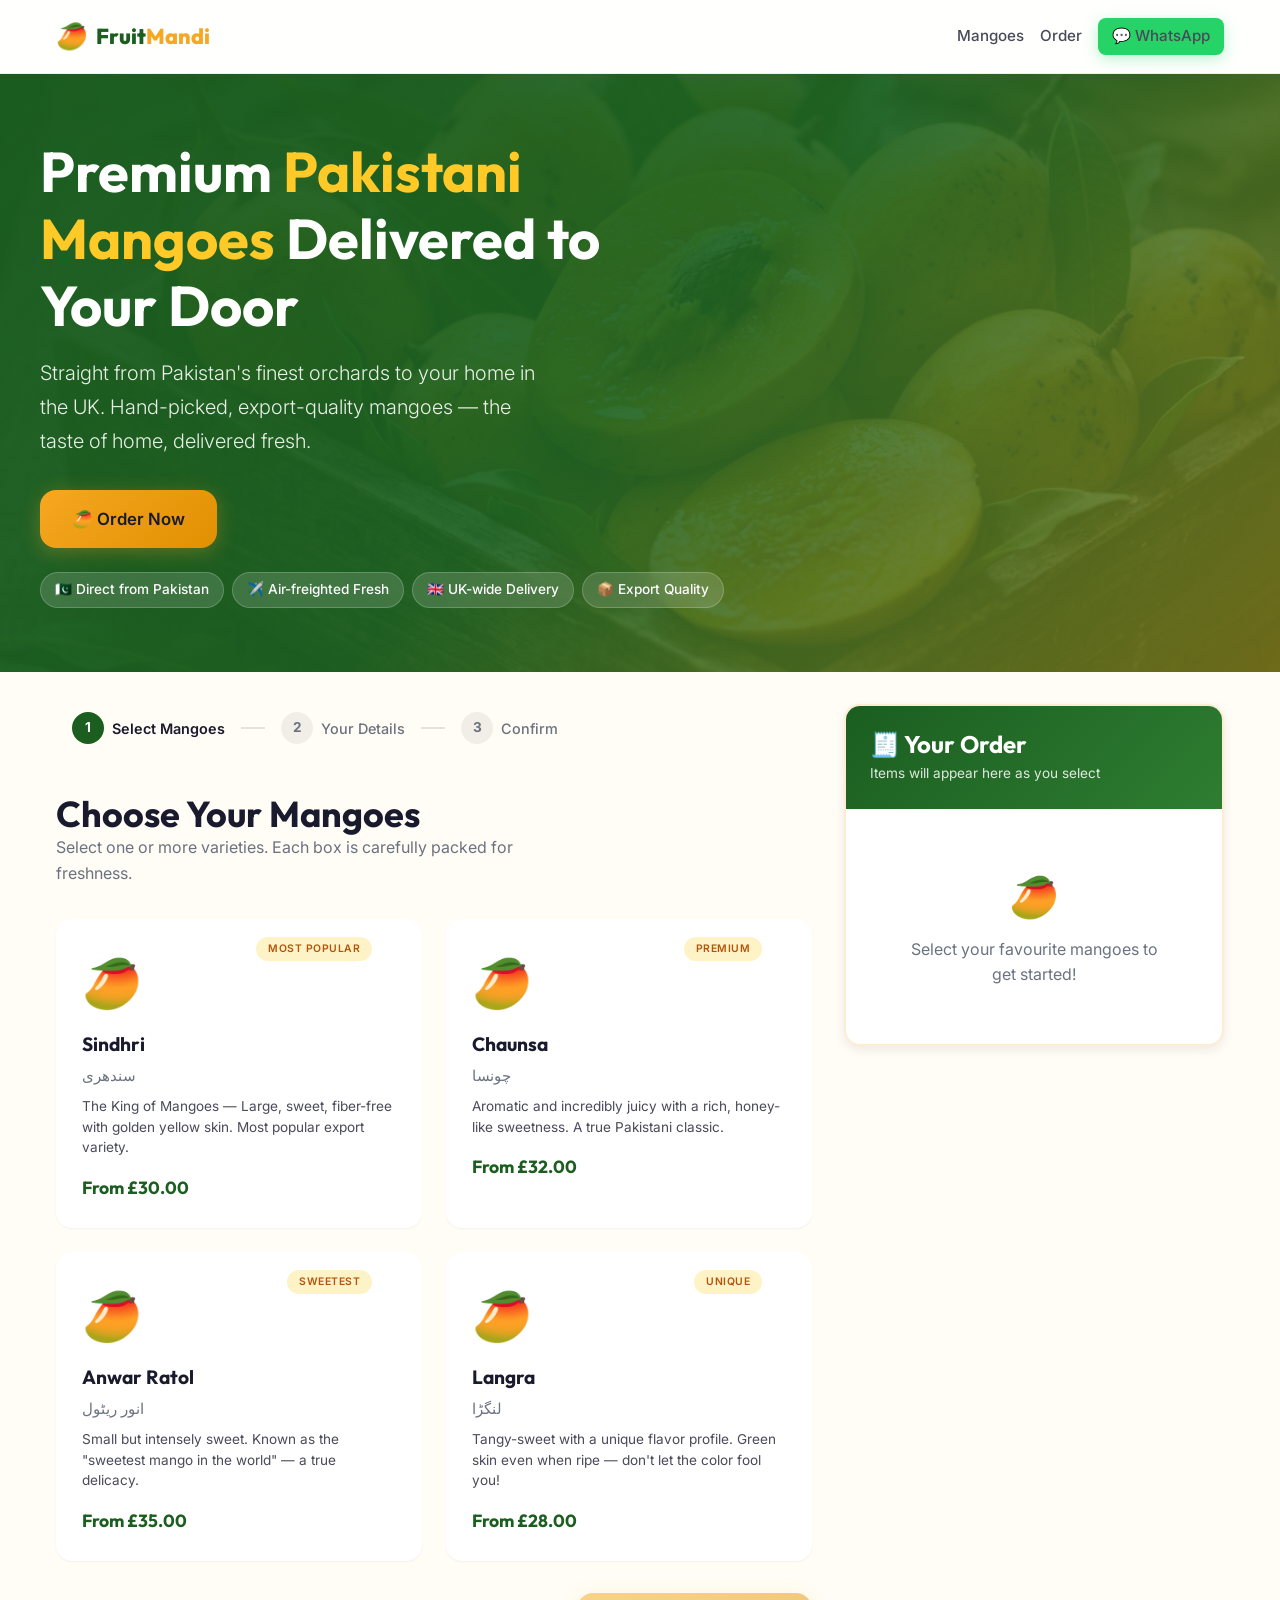
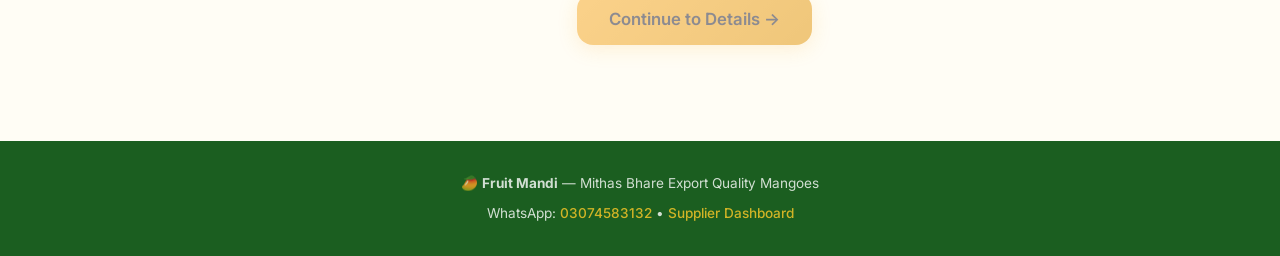
<file: index.html>
<!DOCTYPE html>
<html lang="en" dir="ltr">
<head>
  <meta charset="UTF-8">
  <meta name="viewport" content="width=device-width, initial-scale=1.0">
  <title>Fruit Mandi — Fresh Pakistani Mangoes Delivered to Your Door in the UK</title>
  <meta name="description" content="Order premium Pakistani mangoes — Sindhri, Chaunsa, Anwar Ratol, Langra — delivered fresh to your door across the UK. Direct from Pakistan's finest orchards.">
  <meta name="keywords" content="Pakistani mangoes UK, Sindhri mango, Chaunsa mango, mango delivery UK, Fruit Mandi, fresh mangoes Glasgow, desi mangoes">
  <link rel="stylesheet" href="css/styles.css">
  <link rel="icon" href="data:image/svg+xml,<svg xmlns='http://www.w3.org/2000/svg' viewBox='0 0 100 100'><text y='.9em' font-size='90'>🥭</text></svg>">
</head>
<body>

  <!-- ── Navigation ── -->
  <nav class="navbar" id="navbar">
    <div class="container">
      <a href="index.html" class="navbar-brand">
        <span class="brand-icon">🥭</span>
        <span>Fruit<span class="brand-highlight">Mandi</span></span>
      </a>
      <div class="navbar-links">
        <a href="#products">Mangoes</a>
        <a href="#order-form">Order</a>
        <a href="https://wa.me/4403074583132" target="_blank" class="btn btn-whatsapp btn-sm">
          💬 WhatsApp
        </a>
      </div>
    </div>
  </nav>

  <!-- ── Hero Section ── -->
  <section class="hero" id="hero">
    <div class="hero-bg">
      <img src="assets/hero.png" alt="Fresh Pakistani Mangoes">
    </div>
    <div class="hero-overlay"></div>
    <div class="hero-content container">
      <h1>Premium <span class="gold">Pakistani Mangoes</span> Delivered to Your Door</h1>
      <p class="hero-subtitle">
        Straight from Pakistan's finest orchards to your home in the UK. 
        Hand-picked, export-quality mangoes — the taste of home, delivered fresh.
      </p>
      <a href="#products" class="btn btn-primary btn-lg">
        🥭 Order Now
      </a>
      <div class="hero-badges">
        <span class="hero-badge">🇵🇰 Direct from Pakistan</span>
        <span class="hero-badge">✈️ Air-freighted Fresh</span>
        <span class="hero-badge">🇬🇧 UK-wide Delivery</span>
        <span class="hero-badge">📦 Export Quality</span>
      </div>
    </div>
  </section>

  <!-- ── Main Content ── -->
  <main class="container">
    <div class="order-page-layout">

      <!-- ── Left Column: Products + Form ── -->
      <div class="order-main">

        <!-- Step Indicator -->
        <div class="steps" id="step-indicator">
          <div class="step active" data-step="1">
            <span class="step-number">1</span>
            <span class="step-label">Select Mangoes</span>
          </div>
          <div class="step-divider"></div>
          <div class="step" data-step="2">
            <span class="step-number">2</span>
            <span class="step-label">Your Details</span>
          </div>
          <div class="step-divider"></div>
          <div class="step" data-step="3">
            <span class="step-number">3</span>
            <span class="step-label">Confirm</span>
          </div>
        </div>

        <!-- ── Step 1: Select Mangoes ── -->
        <section id="step-1-content">
          <h2 id="products">Choose Your Mangoes</h2>
          <p class="section-subtitle" style="text-align:left; margin-left:0;">
            Select one or more varieties. Each box is carefully packed for freshness.
          </p>

          <div class="grid-2" id="product-grid">
            <!-- Rendered by JS -->
          </div>

          <!-- Selected product configs -->
          <div id="product-configs" class="mt-lg">
            <!-- Rendered by JS when products are selected -->
          </div>

          <div class="mt-xl" style="display: flex; justify-content: flex-end;">
            <button class="btn btn-primary btn-lg" id="btn-to-step-2" disabled>
              Continue to Details →
            </button>
          </div>
        </section>

        <!-- ── Step 2: Customer Details ── -->
        <section id="step-2-content" class="hidden">
          <h2>Delivery Details</h2>
          <p class="section-subtitle" style="text-align:left; margin-left:0;">
            Where should we deliver your mangoes?
          </p>

          <form id="customer-form" novalidate>
            <div class="form-row">
              <div class="form-group">
                <label class="form-label" for="customer-name">
                  Full Name <span class="required">*</span>
                </label>
                <input type="text" id="customer-name" class="form-input"
                       placeholder="e.g. Ahmed Khan" required>
                <div class="form-error">Please enter your full name</div>
              </div>
              <div class="form-group">
                <label class="form-label" for="customer-phone">
                  Phone Number <span class="required">*</span>
                </label>
                <input type="tel" id="customer-phone" class="form-input"
                       placeholder="e.g. 07412 345678" required>
                <div class="form-error">Please enter a valid UK phone number</div>
              </div>
            </div>

            <div class="form-group">
              <label class="form-label" for="customer-address">
                Delivery Address <span class="required">*</span>
              </label>
              <input type="text" id="customer-address" class="form-input"
                     placeholder="e.g. 24 Victoria Road" required>
              <div class="form-error">Please enter your delivery address</div>
            </div>

            <div class="form-row">
              <div class="form-group">
                <label class="form-label" for="customer-city">
                  City <span class="required">*</span>
                </label>
                <input type="text" id="customer-city" class="form-input"
                       placeholder="e.g. Glasgow" required>
                <div class="form-error">Please enter your city</div>
              </div>
              <div class="form-group">
                <label class="form-label" for="customer-postcode">
                  Postcode <span class="required">*</span>
                </label>
                <input type="text" id="customer-postcode" class="form-input"
                       placeholder="e.g. G42 8YL" required>
                <div class="form-error">Please enter your postcode</div>
              </div>
            </div>

            <div class="form-group">
              <label class="form-label" for="customer-notes">
                Special Instructions (optional)
              </label>
              <textarea id="customer-notes" class="form-input"
                        placeholder="e.g. Ring the bell twice, leave at the door, etc."></textarea>
            </div>

            <div class="flex gap-md" style="justify-content: space-between;">
              <button type="button" class="btn btn-secondary" id="btn-back-to-1">
                ← Back
              </button>
              <button type="submit" class="btn btn-primary btn-lg">
                Review Order →
              </button>
            </div>
          </form>
        </section>

        <!-- ── Step 3: Confirmation ── -->
        <section id="step-3-content" class="hidden">
          <div class="confirmation" id="confirmation-screen">
            <!-- Rendered by JS after order placement -->
          </div>
        </section>

      </div>

      <!-- ── Right Column: Order Summary (Sticky) ── -->
      <div class="order-summary-sticky" id="order-summary-wrapper">
        <div class="order-summary" id="order-summary">
          <div class="order-summary-header">
            <h3>🧾 Your Order</h3>
            <p>Items will appear here as you select</p>
          </div>
          <div class="order-summary-body" id="order-summary-body">
            <div class="order-summary-empty">
              <span class="empty-icon">🥭</span>
              <p>Select your favourite mangoes to get started!</p>
            </div>
          </div>
        </div>
      </div>

    </div>
  </main>

  <!-- ── Footer ── -->
  <footer class="footer">
    <div class="container">
      <p>🥭 <strong>Fruit Mandi</strong> — Mithas Bhare Export Quality Mangoes</p>
      <p class="mt-sm">
        WhatsApp: <a href="https://wa.me/4403074583132">03074583132</a> •
        <a href="dashboard.html">Supplier Dashboard</a>
      </p>
    </div>
  </footer>

  <script src="js/storage.js"></script>
  <script src="js/order.js"></script>
</body>
</html>
</file>
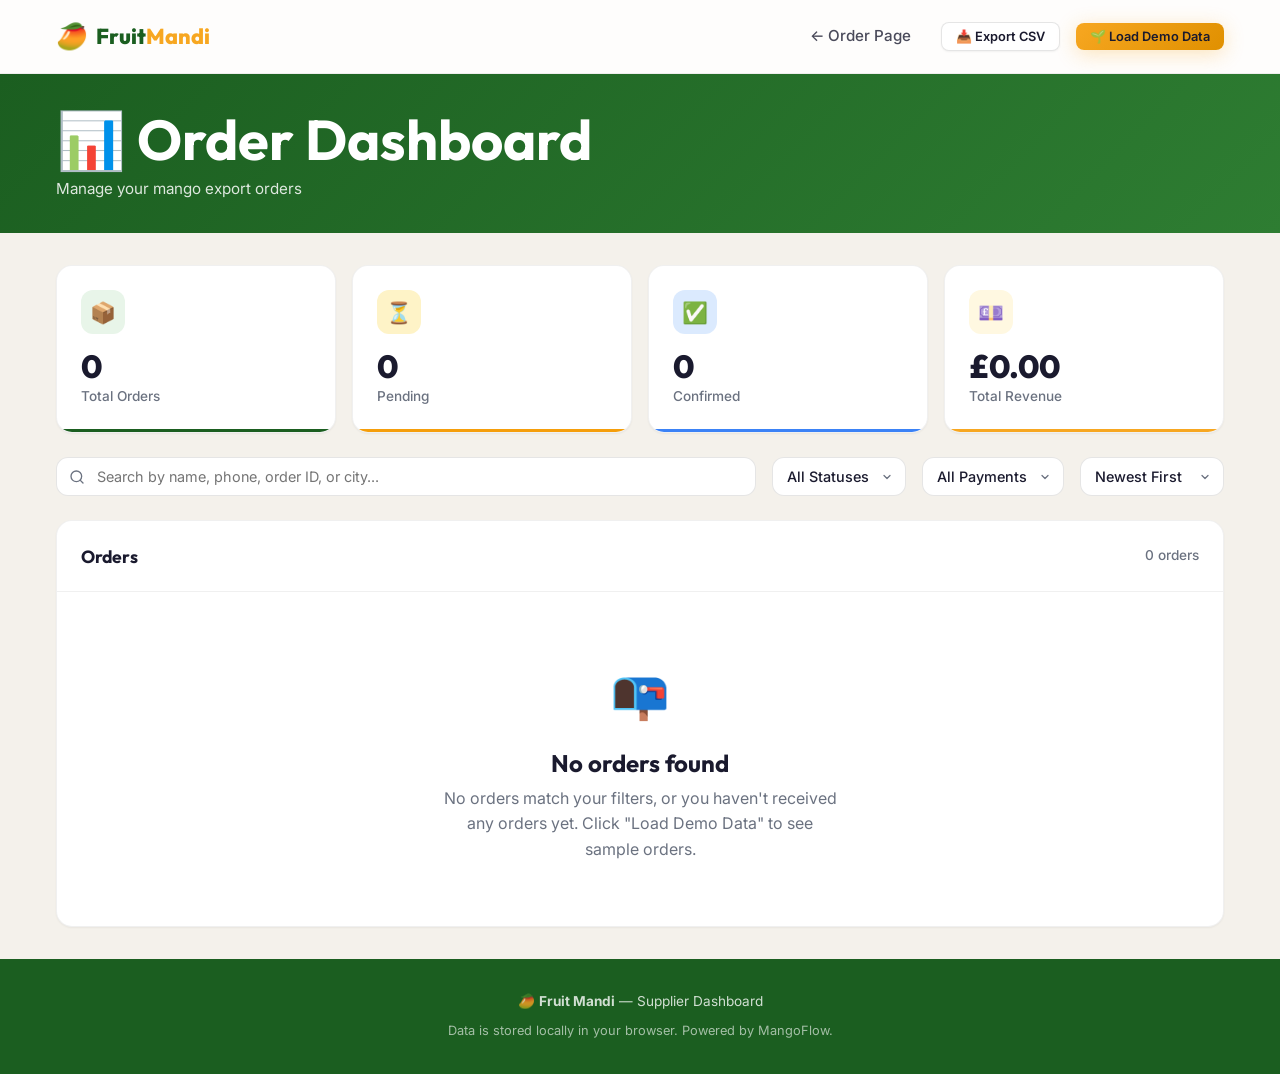
<file: dashboard.html>
<!DOCTYPE html>
<html lang="en" dir="ltr">
<head>
  <meta charset="UTF-8">
  <meta name="viewport" content="width=device-width, initial-scale=1.0">
  <title>Fruit Mandi — Supplier Dashboard</title>
  <meta name="description" content="Manage your mango export orders. Track orders, update statuses, and export data.">
  <link rel="stylesheet" href="css/styles.css">
  <link rel="icon" href="data:image/svg+xml,<svg xmlns='http://www.w3.org/2000/svg' viewBox='0 0 100 100'><text y='.9em' font-size='90'>🥭</text></svg>">
  <style>
    body { background: var(--bg-dashboard); }
  </style>
</head>
<body>

  <!-- ── Navigation ── -->
  <nav class="navbar" id="navbar">
    <div class="container">
      <a href="index.html" class="navbar-brand">
        <span class="brand-icon">🥭</span>
        <span>Fruit<span class="brand-highlight">Mandi</span></span>
      </a>
      <div class="navbar-links">
        <a href="index.html" class="btn btn-ghost btn-sm">← Order Page</a>
        <button class="btn btn-secondary btn-sm" id="btn-export-csv">
          📥 Export CSV
        </button>
        <button class="btn btn-primary btn-sm" id="btn-seed-data">
          🌱 Load Demo Data
        </button>
      </div>
    </div>
  </nav>

  <!-- ── Dashboard Header ── -->
  <div class="dashboard-header">
    <div class="container">
      <h1>📊 Order Dashboard</h1>
      <p>Manage your mango export orders</p>
    </div>
  </div>

  <!-- ── Main Content ── -->
  <main class="container">

    <!-- ── Stats Cards ── -->
    <div class="grid-4 mb-lg" id="stats-grid">
      <div class="stat-card stat-total animate-in animate-delay-1">
        <div class="stat-icon">📦</div>
        <div class="stat-value" id="stat-total">0</div>
        <div class="stat-label">Total Orders</div>
      </div>
      <div class="stat-card stat-pending animate-in animate-delay-2">
        <div class="stat-icon">⏳</div>
        <div class="stat-value" id="stat-pending">0</div>
        <div class="stat-label">Pending</div>
      </div>
      <div class="stat-card stat-confirmed animate-in animate-delay-3">
        <div class="stat-icon">✅</div>
        <div class="stat-value" id="stat-confirmed">0</div>
        <div class="stat-label">Confirmed</div>
      </div>
      <div class="stat-card stat-revenue animate-in animate-delay-4">
        <div class="stat-icon">💷</div>
        <div class="stat-value" id="stat-revenue">£0</div>
        <div class="stat-label">Total Revenue</div>
      </div>
    </div>

    <!-- ── Filters ── -->
    <div class="filter-bar animate-in">
      <input type="text" class="search-input" id="search-input"
             placeholder="Search by name, phone, order ID, or city...">
      <select class="filter-select" id="filter-status">
        <option value="all">All Statuses</option>
        <option value="pending">Pending</option>
        <option value="confirmed">Confirmed</option>
        <option value="shipped">Shipped</option>
        <option value="delivered">Delivered</option>
        <option value="cancelled">Cancelled</option>
      </select>
      <select class="filter-select" id="filter-payment">
        <option value="all">All Payments</option>
        <option value="paid">Paid</option>
        <option value="unpaid">Unpaid</option>
      </select>
      <select class="filter-select" id="filter-sort">
        <option value="newest">Newest First</option>
        <option value="oldest">Oldest First</option>
        <option value="total-high">Highest Total</option>
        <option value="total-low">Lowest Total</option>
      </select>
    </div>

    <!-- ── Orders Table ── -->
    <div class="table-wrapper animate-in">
      <div class="table-header">
        <h3>Orders</h3>
        <span class="order-count" id="order-count">0 orders</span>
      </div>
      <div class="table-scroll">
        <table class="orders-table" id="orders-table">
          <thead>
            <tr>
              <th>Order ID</th>
              <th>Customer</th>
              <th class="hide-mobile">Items</th>
              <th>Total</th>
              <th>Status</th>
              <th class="hide-mobile">Payment</th>
              <th class="hide-mobile">Date</th>
              <th>Actions</th>
            </tr>
          </thead>
          <tbody id="orders-tbody">
            <!-- Rendered by JS -->
          </tbody>
        </table>
      </div>

      <!-- Empty State -->
      <div class="empty-state hidden" id="empty-state">
        <span class="empty-icon">📭</span>
        <h3>No orders found</h3>
        <p>No orders match your filters, or you haven't received any orders yet. Click "Load Demo Data" to see sample orders.</p>
      </div>
    </div>

  </main>

  <!-- ── Order Detail Modal ── -->
  <div class="modal-backdrop" id="order-modal">
    <div class="modal">
      <div class="modal-header">
        <h3 id="modal-title">Order Details</h3>
        <button class="btn-icon" id="modal-close">✕</button>
      </div>
      <div class="modal-body" id="modal-body">
        <!-- Rendered by JS -->
      </div>
      <div class="modal-footer" id="modal-footer">
        <!-- Rendered by JS -->
      </div>
    </div>
  </div>

  <!-- ── Footer ── -->
  <footer class="footer" style="margin-top: var(--space-xl);">
    <div class="container">
      <p>🥭 <strong>Fruit Mandi</strong> — Supplier Dashboard</p>
      <p class="mt-sm" style="font-size: 0.8rem; opacity: 0.6;">
        Data is stored locally in your browser. Powered by MangoFlow.
      </p>
    </div>
  </footer>

  <script src="js/storage.js"></script>
  <script src="js/dashboard.js"></script>
</body>
</html>
</file>
<file: css/styles.css>
/* ============================================
   MangoFlow — Design System
   Premium Pakistani Mango Export Ordering
   ============================================ */

/* Google Fonts */
@import url('https://fonts.googleapis.com/css2?family=Inter:wght@300;400;500;600;700&family=Outfit:wght@400;500;600;700;800&display=swap');

/* ── CSS Reset ── */
*, *::before, *::after {
  box-sizing: border-box;
  margin: 0;
  padding: 0;
}

html {
  scroll-behavior: smooth;
  -webkit-font-smoothing: antialiased;
  -moz-osx-font-smoothing: grayscale;
}

body {
  font-family: 'Inter', -apple-system, BlinkMacSystemFont, sans-serif;
  font-size: 16px;
  line-height: 1.6;
  color: var(--text);
  background: var(--bg);
  min-height: 100vh;
}

img { max-width: 100%; display: block; }
a { text-decoration: none; color: inherit; }
button { cursor: pointer; border: none; font-family: inherit; }
input, select, textarea { font-family: inherit; font-size: inherit; }
ul, ol { list-style: none; }

/* ── Design Tokens ── */
:root {
  /* Primary palette — Mango & Pakistan inspired */
  --gold: #F7A721;
  --gold-light: #FFCA28;
  --gold-dark: #E09000;
  --green-deep: #1B5E20;
  --green-mid: #2E7D32;
  --green-light: #4CAF50;
  --green-pale: #E8F5E9;

  /* Neutrals */
  --cream: #FFF8E1;
  --cream-dark: #FFF3CD;
  --surface: #FFFFFF;
  --surface-raised: #FAFAFA;
  --bg: #FFFDF5;
  --bg-dashboard: #F4F1EB;

  /* Text */
  --text: #1A1A2E;
  --text-secondary: #4A4A5A;
  --text-muted: #6B7280;
  --text-light: #9CA3AF;
  --text-on-dark: #FFFFFF;
  --text-on-gold: #1A1A2E;

  /* Semantic */
  --success: #22C55E;
  --success-bg: #DCFCE7;
  --warning: #F59E0B;
  --warning-bg: #FEF3C7;
  --danger: #EF4444;
  --danger-bg: #FEE2E2;
  --info: #3B82F6;
  --info-bg: #DBEAFE;

  /* Shadows */
  --shadow-sm: 0 1px 2px rgba(0, 0, 0, 0.05);
  --shadow-md: 0 4px 12px rgba(0, 0, 0, 0.08);
  --shadow-lg: 0 8px 30px rgba(0, 0, 0, 0.12);
  --shadow-xl: 0 20px 60px rgba(0, 0, 0, 0.15);
  --shadow-gold: 0 4px 20px rgba(247, 167, 33, 0.3);
  --shadow-green: 0 4px 20px rgba(27, 94, 32, 0.2);

  /* Borders */
  --radius-sm: 8px;
  --radius-md: 12px;
  --radius-lg: 16px;
  --radius-xl: 24px;
  --radius-full: 9999px;

  /* Spacing */
  --space-xs: 4px;
  --space-sm: 8px;
  --space-md: 16px;
  --space-lg: 24px;
  --space-xl: 32px;
  --space-2xl: 48px;
  --space-3xl: 64px;

  /* Transitions */
  --transition-fast: 150ms ease;
  --transition-base: 250ms ease;
  --transition-slow: 400ms cubic-bezier(0.4, 0, 0.2, 1);

  /* Z-index scale */
  --z-base: 1;
  --z-dropdown: 100;
  --z-sticky: 200;
  --z-modal: 500;
  --z-toast: 1000;
}

/* ── Typography ── */
h1, h2, h3, h4, h5, h6 {
  font-family: 'Outfit', sans-serif;
  font-weight: 700;
  line-height: 1.2;
  color: var(--text);
}

h1 { font-size: clamp(2rem, 5vw, 3.5rem); }
h2 { font-size: clamp(1.5rem, 3.5vw, 2.25rem); }
h3 { font-size: clamp(1.2rem, 2.5vw, 1.5rem); }
h4 { font-size: 1.125rem; }

.text-gradient {
  background: linear-gradient(135deg, var(--gold), var(--gold-dark));
  -webkit-background-clip: text;
  -webkit-text-fill-color: transparent;
  background-clip: text;
}

.text-green-gradient {
  background: linear-gradient(135deg, var(--green-deep), var(--green-light));
  -webkit-background-clip: text;
  -webkit-text-fill-color: transparent;
  background-clip: text;
}

/* ── Layout ── */
.container {
  width: 100%;
  max-width: 1200px;
  margin: 0 auto;
  padding: 0 var(--space-md);
}

.container-narrow {
  max-width: 800px;
  margin: 0 auto;
  padding: 0 var(--space-md);
}

.grid-2 {
  display: grid;
  grid-template-columns: 1fr;
  gap: var(--space-lg);
}

.grid-3 {
  display: grid;
  grid-template-columns: 1fr;
  gap: var(--space-lg);
}

.grid-4 {
  display: grid;
  grid-template-columns: 1fr 1fr;
  gap: var(--space-md);
}

@media (min-width: 640px) {
  .grid-2 { grid-template-columns: repeat(2, 1fr); }
  .grid-3 { grid-template-columns: repeat(2, 1fr); }
}

@media (min-width: 768px) {
  .grid-3 { grid-template-columns: repeat(3, 1fr); }
  .grid-4 { grid-template-columns: repeat(4, 1fr); }
}

.flex { display: flex; }
.flex-col { flex-direction: column; }
.flex-wrap { flex-wrap: wrap; }
.items-center { align-items: center; }
.justify-between { justify-content: space-between; }
.justify-center { justify-content: center; }
.gap-sm { gap: var(--space-sm); }
.gap-md { gap: var(--space-md); }
.gap-lg { gap: var(--space-lg); }

/* ── Navigation / Header ── */
.navbar {
  background: rgba(255, 255, 255, 0.85);
  backdrop-filter: blur(20px);
  -webkit-backdrop-filter: blur(20px);
  border-bottom: 1px solid rgba(0, 0, 0, 0.06);
  position: sticky;
  top: 0;
  z-index: var(--z-sticky);
  padding: var(--space-md) 0;
  transition: box-shadow var(--transition-base);
}

.navbar.scrolled {
  box-shadow: var(--shadow-md);
}

.navbar .container {
  display: flex;
  align-items: center;
  justify-content: space-between;
}

.navbar-brand {
  display: flex;
  align-items: center;
  gap: var(--space-sm);
  font-family: 'Outfit', sans-serif;
  font-weight: 800;
  font-size: 1.35rem;
  color: var(--green-deep);
}

.navbar-brand .brand-icon {
  font-size: 1.6rem;
}

.navbar-brand .brand-highlight {
  color: var(--gold);
}

.navbar-links {
  display: flex;
  align-items: center;
  gap: var(--space-md);
}

.navbar-links a {
  font-weight: 500;
  color: var(--text-secondary);
  transition: color var(--transition-fast);
  font-size: 0.95rem;
}

.navbar-links a:hover {
  color: var(--green-deep);
}

/* ── Hero Section ── */
.hero {
  position: relative;
  min-height: 420px;
  display: flex;
  align-items: center;
  overflow: hidden;
  background: linear-gradient(135deg, #1B5E20 0%, #2E7D32 50%, #1B5E20 100%);
}

.hero-bg {
  position: absolute;
  inset: 0;
  z-index: 0;
}

.hero-bg img {
  width: 100%;
  height: 100%;
  object-fit: cover;
  opacity: 0.3;
}

.hero-overlay {
  position: absolute;
  inset: 0;
  background: linear-gradient(
    135deg,
    rgba(27, 94, 32, 0.92) 0%,
    rgba(27, 94, 32, 0.75) 50%,
    rgba(247, 167, 33, 0.4) 100%
  );
  z-index: 1;
}

.hero-content {
  position: relative;
  z-index: 2;
  padding: var(--space-3xl) 0;
  color: var(--text-on-dark);
}

.hero-content h1 {
  color: var(--text-on-dark);
  margin-bottom: var(--space-md);
  font-size: clamp(2rem, 6vw, 3.5rem);
  max-width: 600px;
}

.hero-content h1 .gold {
  color: var(--gold-light);
}

.hero-subtitle {
  font-size: clamp(1rem, 2.5vw, 1.25rem);
  opacity: 0.9;
  max-width: 500px;
  margin-bottom: var(--space-xl);
  font-weight: 300;
  line-height: 1.7;
}

.hero-badges {
  display: flex;
  flex-wrap: wrap;
  gap: var(--space-sm);
  margin-top: var(--space-lg);
}

.hero-badge {
  display: inline-flex;
  align-items: center;
  gap: 6px;
  padding: 6px 14px;
  background: rgba(255, 255, 255, 0.15);
  backdrop-filter: blur(10px);
  border-radius: var(--radius-full);
  font-size: 0.85rem;
  font-weight: 500;
  color: var(--text-on-dark);
  border: 1px solid rgba(255, 255, 255, 0.2);
}

/* ── Buttons ── */
.btn {
  display: inline-flex;
  align-items: center;
  justify-content: center;
  gap: var(--space-sm);
  padding: 12px 24px;
  font-size: 0.95rem;
  font-weight: 600;
  border-radius: var(--radius-md);
  transition: all var(--transition-base);
  white-space: nowrap;
  position: relative;
  overflow: hidden;
}

.btn-primary {
  background: linear-gradient(135deg, var(--gold), var(--gold-dark));
  color: var(--text-on-gold);
  box-shadow: var(--shadow-gold);
}

.btn-primary:hover {
  transform: translateY(-2px);
  box-shadow: 0 6px 25px rgba(247, 167, 33, 0.45);
}

.btn-primary:active {
  transform: translateY(0);
}

.btn-secondary {
  background: var(--surface);
  color: var(--text);
  border: 1.5px solid rgba(0, 0, 0, 0.1);
  box-shadow: var(--shadow-sm);
}

.btn-secondary:hover {
  border-color: var(--gold);
  background: var(--cream);
  transform: translateY(-1px);
  box-shadow: var(--shadow-md);
}

.btn-green {
  background: linear-gradient(135deg, var(--green-deep), var(--green-mid));
  color: var(--text-on-dark);
  box-shadow: var(--shadow-green);
}

.btn-green:hover {
  transform: translateY(-2px);
  box-shadow: 0 6px 25px rgba(27, 94, 32, 0.35);
}

.btn-danger {
  background: var(--danger);
  color: white;
}

.btn-danger:hover {
  background: #DC2626;
  transform: translateY(-1px);
}

.btn-ghost {
  background: transparent;
  color: var(--text-secondary);
  padding: 8px 12px;
}

.btn-ghost:hover {
  background: rgba(0, 0, 0, 0.04);
  color: var(--text);
}

.btn-sm {
  padding: 6px 14px;
  font-size: 0.8rem;
  border-radius: var(--radius-sm);
}

.btn-lg {
  padding: 16px 32px;
  font-size: 1.05rem;
  border-radius: var(--radius-lg);
}

.btn-icon {
  padding: 8px;
  border-radius: var(--radius-sm);
  background: transparent;
  color: var(--text-muted);
  transition: all var(--transition-fast);
}

.btn-icon:hover {
  background: rgba(0, 0, 0, 0.05);
  color: var(--text);
}

.btn-whatsapp {
  background: #25D366;
  color: white;
  box-shadow: 0 4px 15px rgba(37, 211, 102, 0.3);
}

.btn-whatsapp:hover {
  background: #1DA851;
  transform: translateY(-2px);
  box-shadow: 0 6px 20px rgba(37, 211, 102, 0.4);
}

.btn:disabled {
  opacity: 0.5;
  cursor: not-allowed;
  transform: none !important;
}

/* ── Cards ── */
.card {
  background: var(--surface);
  border-radius: var(--radius-lg);
  border: 1px solid rgba(0, 0, 0, 0.06);
  box-shadow: var(--shadow-sm);
  transition: all var(--transition-base);
  overflow: hidden;
}

.card:hover {
  box-shadow: var(--shadow-md);
}

.card-body {
  padding: var(--space-lg);
}

.card-elevated {
  box-shadow: var(--shadow-md);
}

.card-elevated:hover {
  box-shadow: var(--shadow-lg);
  transform: translateY(-4px);
}

/* ── Mango Product Cards ── */
.mango-card {
  background: var(--surface);
  border-radius: var(--radius-lg);
  border: 2px solid transparent;
  box-shadow: var(--shadow-sm);
  padding: var(--space-lg);
  cursor: pointer;
  transition: all var(--transition-base);
  position: relative;
  overflow: hidden;
}

.mango-card::before {
  content: '';
  position: absolute;
  top: 0;
  left: 0;
  right: 0;
  height: 4px;
  background: linear-gradient(90deg, var(--gold), var(--gold-light));
  opacity: 0;
  transition: opacity var(--transition-base);
}

.mango-card:hover {
  border-color: var(--gold);
  box-shadow: var(--shadow-gold);
  transform: translateY(-4px);
}

.mango-card:hover::before {
  opacity: 1;
}

.mango-card.selected {
  border-color: var(--green-deep);
  box-shadow: var(--shadow-green);
  background: var(--green-pale);
}

.mango-card.selected::before {
  background: linear-gradient(90deg, var(--green-deep), var(--green-light));
  opacity: 1;
}

.mango-card .mango-emoji {
  font-size: 3rem;
  margin-bottom: var(--space-sm);
  display: block;
}

.mango-card .mango-name {
  font-family: 'Outfit', sans-serif;
  font-size: 1.2rem;
  font-weight: 700;
  margin-bottom: 4px;
  color: var(--text);
}

.mango-card .mango-urdu {
  font-size: 0.95rem;
  color: var(--text-muted);
  margin-bottom: var(--space-sm);
}

.mango-card .mango-desc {
  font-size: 0.85rem;
  color: var(--text-secondary);
  line-height: 1.5;
  margin-bottom: var(--space-md);
}

.mango-card .mango-price {
  font-family: 'Outfit', sans-serif;
  font-size: 1.1rem;
  font-weight: 700;
  color: var(--green-deep);
}

.mango-card .check-icon {
  position: absolute;
  top: var(--space-md);
  right: var(--space-md);
  width: 28px;
  height: 28px;
  border-radius: 50%;
  background: var(--green-deep);
  color: white;
  display: none;
  align-items: center;
  justify-content: center;
  font-size: 0.85rem;
  font-weight: bold;
}

.mango-card.selected .check-icon {
  display: flex;
}

/* ── Box Size Selector ── */
.box-selector {
  display: flex;
  gap: var(--space-sm);
}

.box-option {
  flex: 1;
  padding: var(--space-md);
  border: 2px solid rgba(0, 0, 0, 0.08);
  border-radius: var(--radius-md);
  text-align: center;
  cursor: pointer;
  transition: all var(--transition-base);
  background: var(--surface);
}

.box-option:hover {
  border-color: var(--gold);
}

.box-option.selected {
  border-color: var(--green-deep);
  background: var(--green-pale);
}

.box-option .box-weight {
  font-family: 'Outfit', sans-serif;
  font-weight: 700;
  font-size: 1.1rem;
  color: var(--text);
}

.box-option .box-price {
  font-size: 0.9rem;
  color: var(--green-deep);
  font-weight: 600;
  margin-top: 2px;
}

.box-option .box-count {
  font-size: 0.8rem;
  color: var(--text-muted);
  margin-top: 2px;
}

/* ── Quantity Control ── */
.quantity-control {
  display: inline-flex;
  align-items: center;
  gap: 0;
  border: 1.5px solid rgba(0, 0, 0, 0.1);
  border-radius: var(--radius-md);
  overflow: hidden;
  background: var(--surface);
}

.quantity-control button {
  width: 40px;
  height: 40px;
  display: flex;
  align-items: center;
  justify-content: center;
  background: transparent;
  color: var(--text);
  font-size: 1.2rem;
  font-weight: 600;
  transition: all var(--transition-fast);
}

.quantity-control button:hover {
  background: var(--cream);
  color: var(--gold-dark);
}

.quantity-control .qty-value {
  width: 48px;
  text-align: center;
  font-weight: 700;
  font-family: 'Outfit', sans-serif;
  font-size: 1.05rem;
  border-left: 1.5px solid rgba(0, 0, 0, 0.1);
  border-right: 1.5px solid rgba(0, 0, 0, 0.1);
  padding: 8px 0;
}

/* ── Form Inputs ── */
.form-group {
  margin-bottom: var(--space-lg);
}

.form-label {
  display: block;
  margin-bottom: 6px;
  font-weight: 600;
  font-size: 0.9rem;
  color: var(--text);
}

.form-label .required {
  color: var(--danger);
  margin-left: 2px;
}

.form-input {
  width: 100%;
  padding: 12px 16px;
  border: 1.5px solid rgba(0, 0, 0, 0.12);
  border-radius: var(--radius-md);
  font-size: 0.95rem;
  color: var(--text);
  background: var(--surface);
  transition: all var(--transition-base);
  outline: none;
}

.form-input:hover {
  border-color: rgba(0, 0, 0, 0.2);
}

.form-input:focus {
  border-color: var(--gold);
  box-shadow: 0 0 0 3px rgba(247, 167, 33, 0.15);
}

.form-input.error {
  border-color: var(--danger);
  box-shadow: 0 0 0 3px rgba(239, 68, 68, 0.1);
}

.form-error {
  font-size: 0.8rem;
  color: var(--danger);
  margin-top: 4px;
  display: none;
}

.form-input.error + .form-error {
  display: block;
}

.form-hint {
  font-size: 0.8rem;
  color: var(--text-muted);
  margin-top: 4px;
}

textarea.form-input {
  resize: vertical;
  min-height: 80px;
}

.form-row {
  display: grid;
  grid-template-columns: 1fr;
  gap: var(--space-md);
}

@media (min-width: 640px) {
  .form-row { grid-template-columns: 1fr 1fr; }
}

/* ── Order Summary (Sticky Sidebar / Bottom) ── */
.order-summary {
  background: var(--surface);
  border-radius: var(--radius-lg);
  border: 2px solid rgba(247, 167, 33, 0.2);
  box-shadow: var(--shadow-md);
  overflow: hidden;
}

.order-summary-header {
  background: linear-gradient(135deg, var(--green-deep), var(--green-mid));
  padding: var(--space-lg);
  color: var(--text-on-dark);
}

.order-summary-header h3 {
  color: var(--text-on-dark);
  margin-bottom: 4px;
}

.order-summary-header p {
  font-size: 0.85rem;
  opacity: 0.85;
}

.order-summary-body {
  padding: var(--space-lg);
}

.order-summary-empty {
  text-align: center;
  padding: var(--space-xl);
  color: var(--text-muted);
}

.order-summary-empty .empty-icon {
  font-size: 2.5rem;
  margin-bottom: var(--space-sm);
  display: block;
}

.order-item {
  display: flex;
  justify-content: space-between;
  align-items: flex-start;
  padding: var(--space-md) 0;
  border-bottom: 1px solid rgba(0, 0, 0, 0.06);
}

.order-item:last-child {
  border-bottom: none;
}

.order-item-name {
  font-weight: 600;
  font-size: 0.9rem;
}

.order-item-details {
  font-size: 0.8rem;
  color: var(--text-muted);
  margin-top: 2px;
}

.order-item-price {
  font-weight: 700;
  font-family: 'Outfit', sans-serif;
  color: var(--green-deep);
  white-space: nowrap;
}

.order-item-remove {
  color: var(--danger);
  cursor: pointer;
  font-size: 0.75rem;
  margin-top: 4px;
  display: inline-block;
}

.order-item-remove:hover {
  text-decoration: underline;
}

.order-summary-footer {
  padding: var(--space-lg);
  border-top: 2px solid rgba(0, 0, 0, 0.06);
  background: var(--cream);
}

.order-total {
  display: flex;
  justify-content: space-between;
  align-items: center;
  margin-bottom: var(--space-md);
}

.order-total-label {
  font-weight: 600;
  font-size: 1.05rem;
}

.order-total-value {
  font-family: 'Outfit', sans-serif;
  font-weight: 800;
  font-size: 1.5rem;
  color: var(--green-deep);
}

/* ── Confirmation Screen ── */
.confirmation {
  text-align: center;
  padding: var(--space-3xl) var(--space-lg);
  max-width: 500px;
  margin: 0 auto;
}

.confirmation-icon {
  width: 80px;
  height: 80px;
  border-radius: 50%;
  background: var(--success-bg);
  color: var(--success);
  display: flex;
  align-items: center;
  justify-content: center;
  font-size: 2.5rem;
  margin: 0 auto var(--space-lg);
  animation: scaleIn 0.5s cubic-bezier(0.4, 0, 0.2, 1);
}

.confirmation h2 {
  margin-bottom: var(--space-sm);
  color: var(--green-deep);
}

.confirmation p {
  color: var(--text-secondary);
  margin-bottom: var(--space-lg);
}

.confirmation .order-id-box {
  display: inline-block;
  padding: var(--space-md) var(--space-xl);
  background: var(--cream);
  border: 2px dashed var(--gold);
  border-radius: var(--radius-md);
  font-family: 'Outfit', sans-serif;
  font-weight: 700;
  font-size: 1.3rem;
  color: var(--green-deep);
  margin-bottom: var(--space-xl);
}

.payment-info {
  background: var(--surface);
  border: 1px solid rgba(0, 0, 0, 0.08);
  border-radius: var(--radius-lg);
  padding: var(--space-lg);
  text-align: left;
  margin-bottom: var(--space-lg);
}

.payment-info h4 {
  margin-bottom: var(--space-md);
  display: flex;
  align-items: center;
  gap: var(--space-sm);
}

.payment-info .detail-row {
  display: flex;
  justify-content: space-between;
  padding: var(--space-sm) 0;
  border-bottom: 1px solid rgba(0, 0, 0, 0.04);
  font-size: 0.9rem;
}

.payment-info .detail-row:last-child {
  border-bottom: none;
}

.payment-info .detail-label {
  color: var(--text-muted);
}

.payment-info .detail-value {
  font-weight: 600;
}

/* ── Status Badges ── */
.badge {
  display: inline-flex;
  align-items: center;
  gap: 4px;
  padding: 4px 12px;
  border-radius: var(--radius-full);
  font-size: 0.75rem;
  font-weight: 600;
  text-transform: uppercase;
  letter-spacing: 0.5px;
}

.badge-pending {
  background: var(--warning-bg);
  color: #B45309;
}

.badge-confirmed {
  background: var(--info-bg);
  color: #1D4ED8;
}

.badge-shipped {
  background: #EDE9FE;
  color: #6D28D9;
}

.badge-delivered {
  background: var(--success-bg);
  color: #15803D;
}

.badge-cancelled {
  background: var(--danger-bg);
  color: #B91C1C;
}

.badge-paid {
  background: var(--success-bg);
  color: #15803D;
}

.badge-unpaid {
  background: var(--danger-bg);
  color: #B91C1C;
}

.badge-dot::before {
  content: '';
  width: 6px;
  height: 6px;
  border-radius: 50%;
  background: currentColor;
}

/* ── Dashboard Stats ── */
.stat-card {
  background: var(--surface);
  border-radius: var(--radius-lg);
  padding: var(--space-lg);
  border: 1px solid rgba(0, 0, 0, 0.06);
  box-shadow: var(--shadow-sm);
  position: relative;
  overflow: hidden;
  transition: all var(--transition-base);
}

.stat-card:hover {
  box-shadow: var(--shadow-md);
  transform: translateY(-2px);
}

.stat-card::after {
  content: '';
  position: absolute;
  bottom: 0;
  left: 0;
  right: 0;
  height: 3px;
}

.stat-card.stat-total::after { background: var(--green-deep); }
.stat-card.stat-pending::after { background: var(--warning); }
.stat-card.stat-confirmed::after { background: var(--info); }
.stat-card.stat-revenue::after { background: var(--gold); }

.stat-icon {
  width: 44px;
  height: 44px;
  border-radius: var(--radius-md);
  display: flex;
  align-items: center;
  justify-content: center;
  font-size: 1.3rem;
  margin-bottom: var(--space-md);
}

.stat-total .stat-icon { background: var(--green-pale); }
.stat-pending .stat-icon { background: var(--warning-bg); }
.stat-confirmed .stat-icon { background: var(--info-bg); }
.stat-revenue .stat-icon { background: var(--cream); }

.stat-value {
  font-family: 'Outfit', sans-serif;
  font-size: 2rem;
  font-weight: 800;
  color: var(--text);
  line-height: 1;
  margin-bottom: 4px;
}

.stat-label {
  font-size: 0.85rem;
  color: var(--text-muted);
  font-weight: 500;
}

/* ── Dashboard Header ── */
.dashboard-header {
  background: linear-gradient(135deg, var(--green-deep), var(--green-mid));
  padding: var(--space-xl) 0;
  color: var(--text-on-dark);
  margin-bottom: var(--space-xl);
}

.dashboard-header h1 {
  color: var(--text-on-dark);
  margin-bottom: var(--space-xs);
}

.dashboard-header p {
  opacity: 0.85;
  font-size: 0.95rem;
}

/* ── Filter Bar ── */
.filter-bar {
  display: flex;
  flex-wrap: wrap;
  gap: var(--space-md);
  margin-bottom: var(--space-lg);
  align-items: center;
}

.filter-bar .search-input {
  flex: 1;
  min-width: 200px;
  padding: 10px 16px 10px 40px;
  border: 1.5px solid rgba(0, 0, 0, 0.1);
  border-radius: var(--radius-md);
  font-size: 0.9rem;
  outline: none;
  transition: all var(--transition-base);
  background: var(--surface) url("data:image/svg+xml,%3Csvg xmlns='http://www.w3.org/2000/svg' width='16' height='16' viewBox='0 0 24 24' fill='none' stroke='%236B7280' stroke-width='2' stroke-linecap='round' stroke-linejoin='round'%3E%3Ccircle cx='11' cy='11' r='8'%3E%3C/circle%3E%3Cline x1='21' y1='21' x2='16.65' y2='16.65'%3E%3C/line%3E%3C/svg%3E") no-repeat 12px center;
}

.filter-bar .search-input:focus {
  border-color: var(--gold);
  box-shadow: 0 0 0 3px rgba(247, 167, 33, 0.15);
}

.filter-select {
  padding: 10px 36px 10px 14px;
  border: 1.5px solid rgba(0, 0, 0, 0.1);
  border-radius: var(--radius-md);
  font-size: 0.9rem;
  font-weight: 500;
  color: var(--text);
  background: var(--surface);
  cursor: pointer;
  outline: none;
  transition: all var(--transition-base);
  appearance: none;
  background-image: url("data:image/svg+xml,%3Csvg xmlns='http://www.w3.org/2000/svg' width='12' height='12' viewBox='0 0 24 24' fill='none' stroke='%236B7280' stroke-width='2.5' stroke-linecap='round' stroke-linejoin='round'%3E%3Cpolyline points='6 9 12 15 18 9'%3E%3C/polyline%3E%3C/svg%3E");
  background-repeat: no-repeat;
  background-position: right 12px center;
}

.filter-select:focus {
  border-color: var(--gold);
  box-shadow: 0 0 0 3px rgba(247, 167, 33, 0.15);
}

/* ── Orders Table ── */
.table-wrapper {
  background: var(--surface);
  border-radius: var(--radius-lg);
  border: 1px solid rgba(0, 0, 0, 0.06);
  box-shadow: var(--shadow-sm);
  overflow: hidden;
}

.table-header {
  display: flex;
  justify-content: space-between;
  align-items: center;
  padding: var(--space-lg);
  border-bottom: 1px solid rgba(0, 0, 0, 0.06);
}

.table-header h3 {
  font-size: 1.1rem;
}

.table-header .order-count {
  font-size: 0.85rem;
  color: var(--text-muted);
  font-weight: 500;
}

.orders-table {
  width: 100%;
  border-collapse: collapse;
}

.orders-table th {
  padding: var(--space-md) var(--space-lg);
  text-align: left;
  font-size: 0.75rem;
  font-weight: 700;
  text-transform: uppercase;
  letter-spacing: 0.5px;
  color: var(--text-muted);
  border-bottom: 1px solid rgba(0, 0, 0, 0.06);
  background: var(--surface-raised);
  white-space: nowrap;
}

.orders-table td {
  padding: var(--space-md) var(--space-lg);
  font-size: 0.9rem;
  border-bottom: 1px solid rgba(0, 0, 0, 0.04);
  vertical-align: middle;
}

.orders-table tr {
  transition: background var(--transition-fast);
}

.orders-table tbody tr:hover {
  background: rgba(247, 167, 33, 0.04);
}

.orders-table .customer-name {
  font-weight: 600;
  color: var(--text);
}

.orders-table .customer-phone {
  font-size: 0.8rem;
  color: var(--text-muted);
}

.orders-table .order-items-preview {
  font-size: 0.85rem;
  color: var(--text-secondary);
  max-width: 200px;
  white-space: nowrap;
  overflow: hidden;
  text-overflow: ellipsis;
}

.orders-table .order-date {
  font-size: 0.85rem;
  color: var(--text-muted);
}

.orders-table .order-total {
  font-family: 'Outfit', sans-serif;
  font-weight: 700;
  color: var(--green-deep);
}

.orders-table .actions {
  display: flex;
  gap: 4px;
}

/* Responsive table */
.table-scroll {
  overflow-x: auto;
  -webkit-overflow-scrolling: touch;
}

/* ── Empty State ── */
.empty-state {
  text-align: center;
  padding: var(--space-3xl) var(--space-lg);
}

.empty-state .empty-icon {
  font-size: 3rem;
  margin-bottom: var(--space-md);
  display: block;
}

.empty-state h3 {
  margin-bottom: var(--space-sm);
  color: var(--text);
}

.empty-state p {
  color: var(--text-muted);
  max-width: 400px;
  margin: 0 auto;
}

/* ── Modal ── */
.modal-backdrop {
  position: fixed;
  inset: 0;
  background: rgba(0, 0, 0, 0.5);
  backdrop-filter: blur(4px);
  z-index: var(--z-modal);
  display: none;
  align-items: center;
  justify-content: center;
  padding: var(--space-md);
  animation: fadeIn 0.2s ease;
}

.modal-backdrop.active {
  display: flex;
}

.modal {
  background: var(--surface);
  border-radius: var(--radius-xl);
  box-shadow: var(--shadow-xl);
  width: 100%;
  max-width: 500px;
  max-height: 90vh;
  overflow-y: auto;
  animation: slideUp 0.3s cubic-bezier(0.4, 0, 0.2, 1);
}

.modal-header {
  padding: var(--space-lg);
  border-bottom: 1px solid rgba(0, 0, 0, 0.06);
  display: flex;
  justify-content: space-between;
  align-items: center;
}

.modal-header h3 {
  font-size: 1.15rem;
}

.modal-body {
  padding: var(--space-lg);
}

.modal-footer {
  padding: var(--space-lg);
  border-top: 1px solid rgba(0, 0, 0, 0.06);
  display: flex;
  gap: var(--space-sm);
  justify-content: flex-end;
}

/* ── Toast Notifications ── */
.toast-container {
  position: fixed;
  top: var(--space-lg);
  right: var(--space-lg);
  z-index: var(--z-toast);
  display: flex;
  flex-direction: column;
  gap: var(--space-sm);
}

.toast {
  padding: var(--space-md) var(--space-lg);
  border-radius: var(--radius-md);
  background: var(--surface);
  box-shadow: var(--shadow-lg);
  border-left: 4px solid var(--green-deep);
  font-size: 0.9rem;
  font-weight: 500;
  display: flex;
  align-items: center;
  gap: var(--space-sm);
  animation: slideInRight 0.3s ease, fadeOut 0.3s ease 2.7s forwards;
  min-width: 280px;
  max-width: 400px;
}

.toast-success { border-left-color: var(--success); }
.toast-error { border-left-color: var(--danger); }
.toast-warning { border-left-color: var(--warning); }

/* ── Section Headings ── */
.section {
  padding: var(--space-2xl) 0;
}

.section-title {
  text-align: center;
  margin-bottom: var(--space-sm);
}

.section-subtitle {
  text-align: center;
  color: var(--text-muted);
  font-size: 1rem;
  margin-bottom: var(--space-xl);
  max-width: 500px;
  margin-left: auto;
  margin-right: auto;
}

/* ── Footer ── */
.footer {
  background: var(--green-deep);
  color: var(--text-on-dark);
  padding: var(--space-xl) 0;
  text-align: center;
  margin-top: var(--space-3xl);
}

.footer p {
  font-size: 0.85rem;
  opacity: 0.8;
}

.footer a {
  color: var(--gold-light);
  font-weight: 500;
}

.footer a:hover {
  text-decoration: underline;
}

/* ── Order Detail Panel ── */
.order-detail {
  background: var(--surface-raised);
  padding: var(--space-lg);
}

.order-detail-grid {
  display: grid;
  grid-template-columns: 1fr;
  gap: var(--space-lg);
}

@media (min-width: 768px) {
  .order-detail-grid {
    grid-template-columns: 1fr 1fr;
  }
}

.detail-section h4 {
  font-size: 0.9rem;
  text-transform: uppercase;
  letter-spacing: 0.5px;
  color: var(--text-muted);
  margin-bottom: var(--space-md);
  font-family: 'Inter', sans-serif;
  font-weight: 700;
}

.detail-row {
  display: flex;
  justify-content: space-between;
  padding: 6px 0;
  font-size: 0.9rem;
}

.detail-label {
  color: var(--text-muted);
}

.detail-value {
  font-weight: 600;
  color: var(--text);
  text-align: right;
}

/* ── Page Layout for Order Form ── */
.order-page-layout {
  display: grid;
  grid-template-columns: 1fr;
  gap: var(--space-xl);
  padding: var(--space-xl) 0;
}

@media (min-width: 768px) {
  .order-page-layout {
    grid-template-columns: 1fr 380px;
    align-items: start;
  }

  .order-summary-sticky {
    position: sticky;
    top: 90px;
  }
}

/* ── Step Indicator ── */
.steps {
  display: flex;
  align-items: center;
  margin-bottom: var(--space-xl);
  overflow-x: auto;
  padding-bottom: var(--space-sm);
}

.step {
  display: flex;
  align-items: center;
  gap: var(--space-sm);
  white-space: nowrap;
  padding: var(--space-sm) var(--space-md);
}

.step-number {
  width: 32px;
  height: 32px;
  border-radius: 50%;
  display: flex;
  align-items: center;
  justify-content: center;
  font-weight: 700;
  font-size: 0.85rem;
  background: rgba(0, 0, 0, 0.06);
  color: var(--text-muted);
  transition: all var(--transition-base);
}

.step.active .step-number {
  background: var(--green-deep);
  color: white;
}

.step.completed .step-number {
  background: var(--success);
  color: white;
}

.step-label {
  font-weight: 500;
  font-size: 0.9rem;
  color: var(--text-muted);
}

.step.active .step-label {
  color: var(--text);
  font-weight: 600;
}

.step-divider {
  width: 24px;
  height: 2px;
  background: rgba(0, 0, 0, 0.1);
  flex-shrink: 0;
}

/* ── Animations ── */
@keyframes fadeIn {
  from { opacity: 0; }
  to { opacity: 1; }
}

@keyframes fadeInUp {
  from {
    opacity: 0;
    transform: translateY(20px);
  }
  to {
    opacity: 1;
    transform: translateY(0);
  }
}

@keyframes slideUp {
  from {
    opacity: 0;
    transform: translateY(30px) scale(0.97);
  }
  to {
    opacity: 1;
    transform: translateY(0) scale(1);
  }
}

@keyframes slideInRight {
  from {
    opacity: 0;
    transform: translateX(100px);
  }
  to {
    opacity: 1;
    transform: translateX(0);
  }
}

@keyframes fadeOut {
  from { opacity: 1; }
  to { opacity: 0; }
}

@keyframes scaleIn {
  from {
    opacity: 0;
    transform: scale(0.5);
  }
  to {
    opacity: 1;
    transform: scale(1);
  }
}

@keyframes countUp {
  from { opacity: 0; transform: translateY(10px); }
  to { opacity: 1; transform: translateY(0); }
}

@keyframes shimmer {
  0% { background-position: -200% 0; }
  100% { background-position: 200% 0; }
}

.animate-in {
  animation: fadeInUp 0.5s cubic-bezier(0.4, 0, 0.2, 1) both;
}

.animate-delay-1 { animation-delay: 100ms; }
.animate-delay-2 { animation-delay: 200ms; }
.animate-delay-3 { animation-delay: 300ms; }
.animate-delay-4 { animation-delay: 400ms; }

/* ── Utility Classes ── */
.text-center { text-align: center; }
.text-right { text-align: right; }
.mt-sm { margin-top: var(--space-sm); }
.mt-md { margin-top: var(--space-md); }
.mt-lg { margin-top: var(--space-lg); }
.mt-xl { margin-top: var(--space-xl); }
.mb-md { margin-bottom: var(--space-md); }
.mb-lg { margin-bottom: var(--space-lg); }
.hidden { display: none !important; }
.sr-only {
  position: absolute;
  width: 1px;
  height: 1px;
  padding: 0;
  margin: -1px;
  overflow: hidden;
  clip: rect(0, 0, 0, 0);
  white-space: nowrap;
  border-width: 0;
}

/* ── Responsive ── */
@media (max-width: 639px) {
  .hide-mobile { display: none !important; }

  .orders-table th,
  .orders-table td {
    padding: var(--space-sm) var(--space-md);
    font-size: 0.8rem;
  }

  .stat-value {
    font-size: 1.5rem;
  }

  .hero-content {
    padding: var(--space-xl) 0;
  }

  .filter-bar {
    flex-direction: column;
  }

  .filter-bar .search-input {
    width: 100%;
  }

  .toast-container {
    left: var(--space-md);
    right: var(--space-md);
  }

  .toast {
    min-width: auto;
    max-width: none;
  }
}

@media (max-width: 767px) {
  .hide-tablet { display: none !important; }
}

/* ── Print Styles ── */
@media print {
  .navbar, .filter-bar, .actions, .btn, .toast-container {
    display: none !important;
  }

  .orders-table {
    font-size: 0.8rem;
  }

  body {
    background: white;
    color: black;
  }
}
</file>
